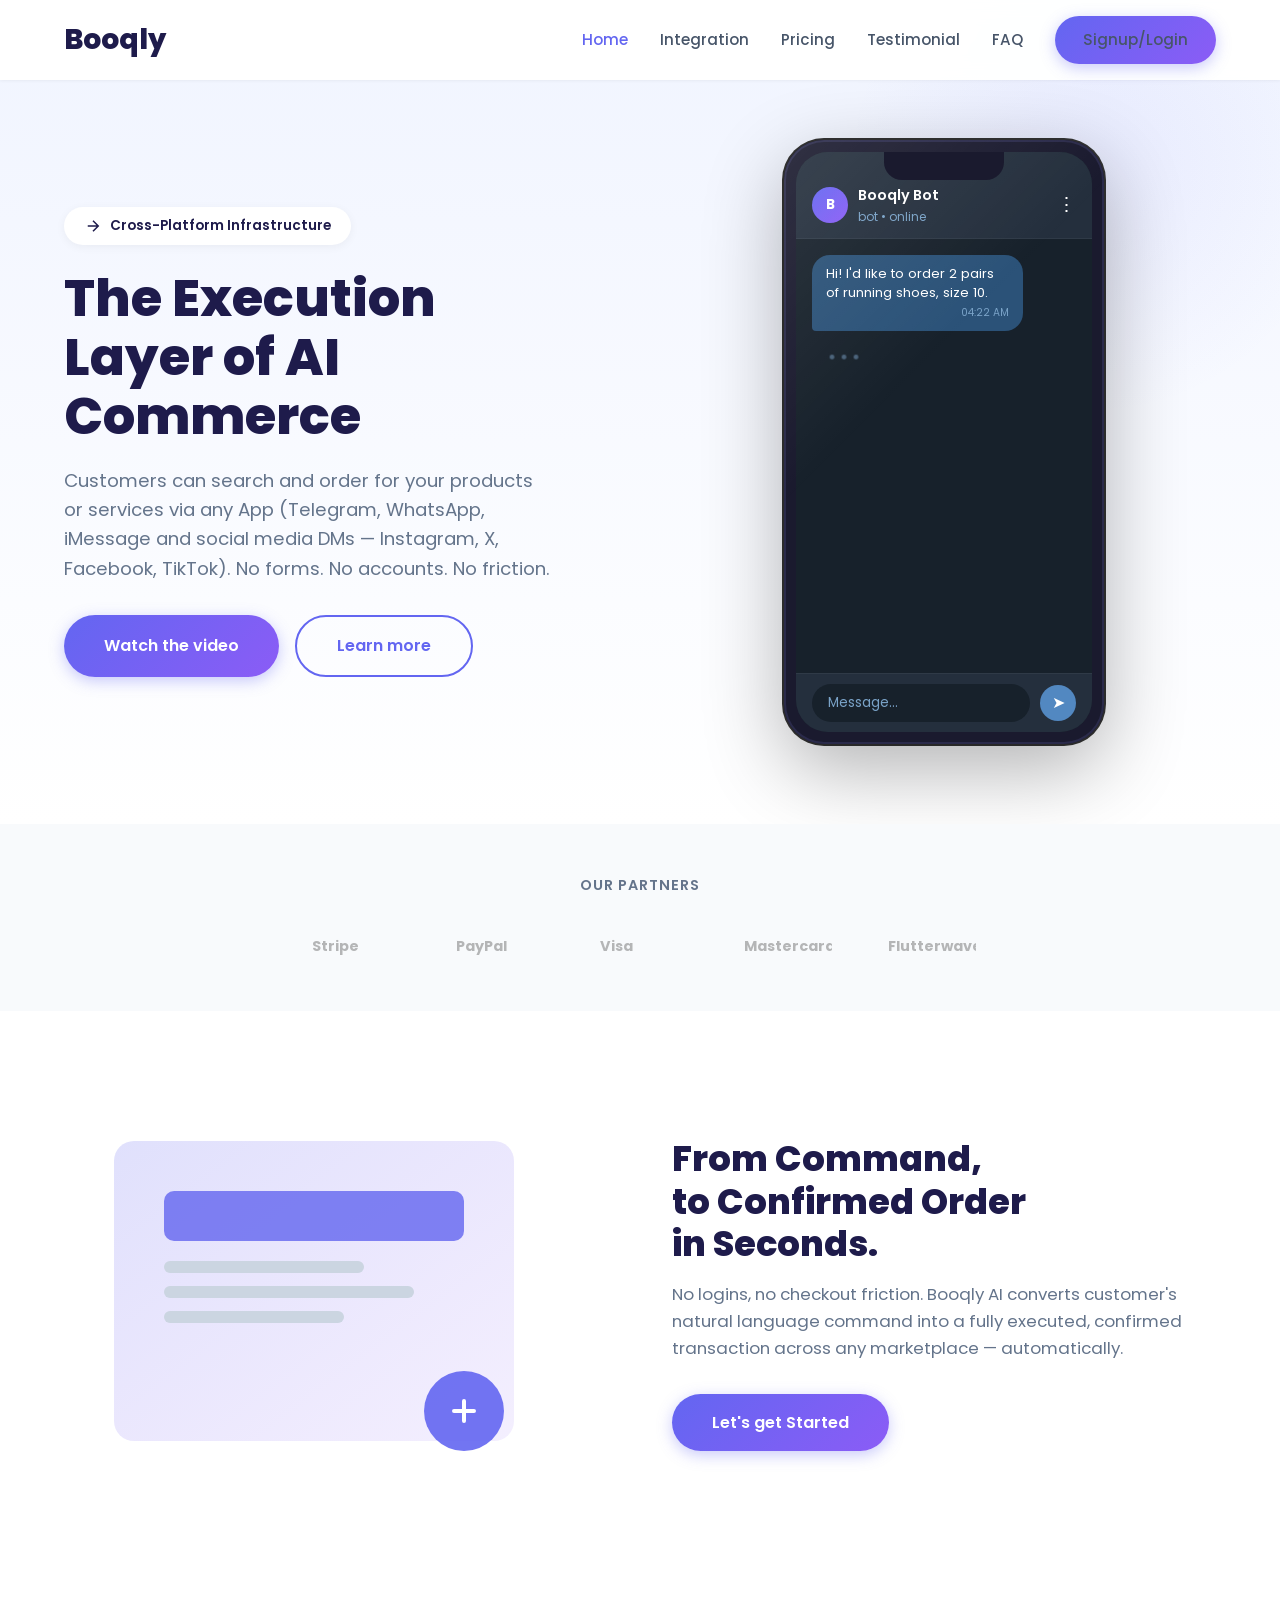
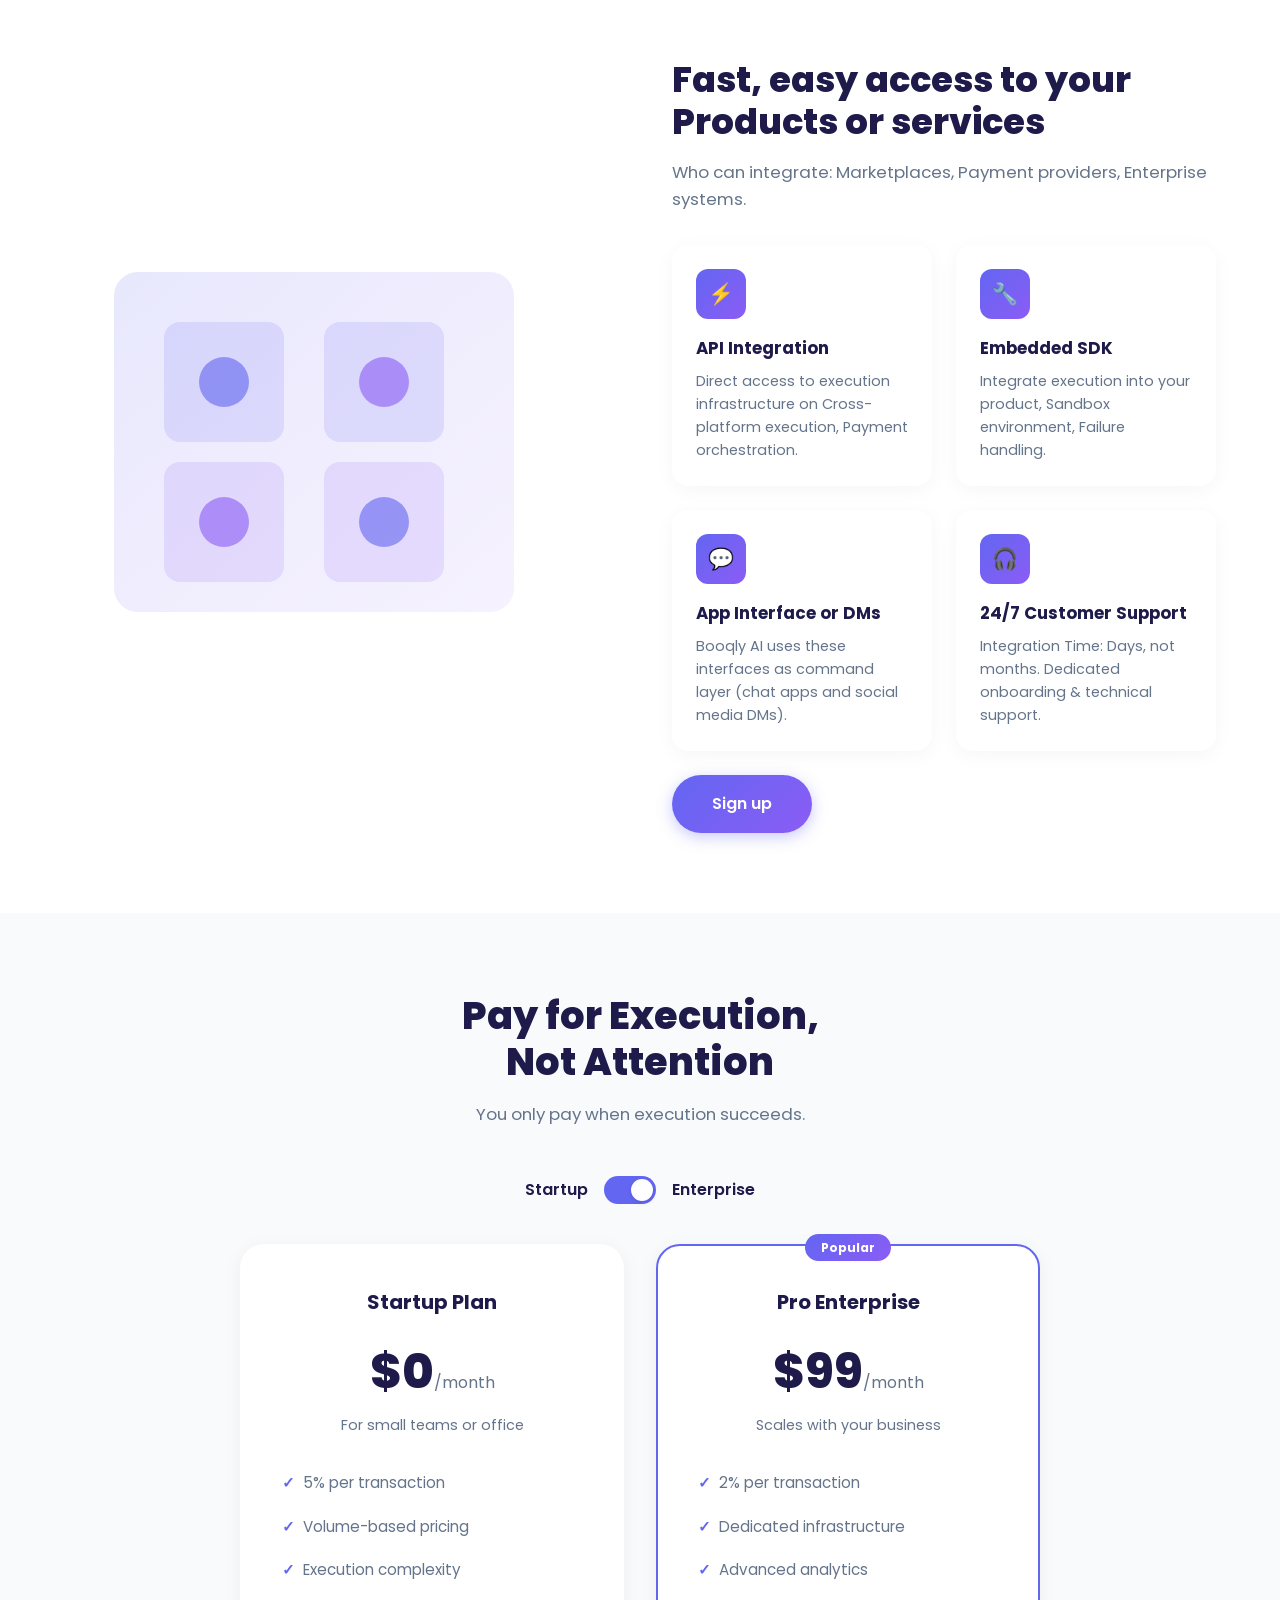
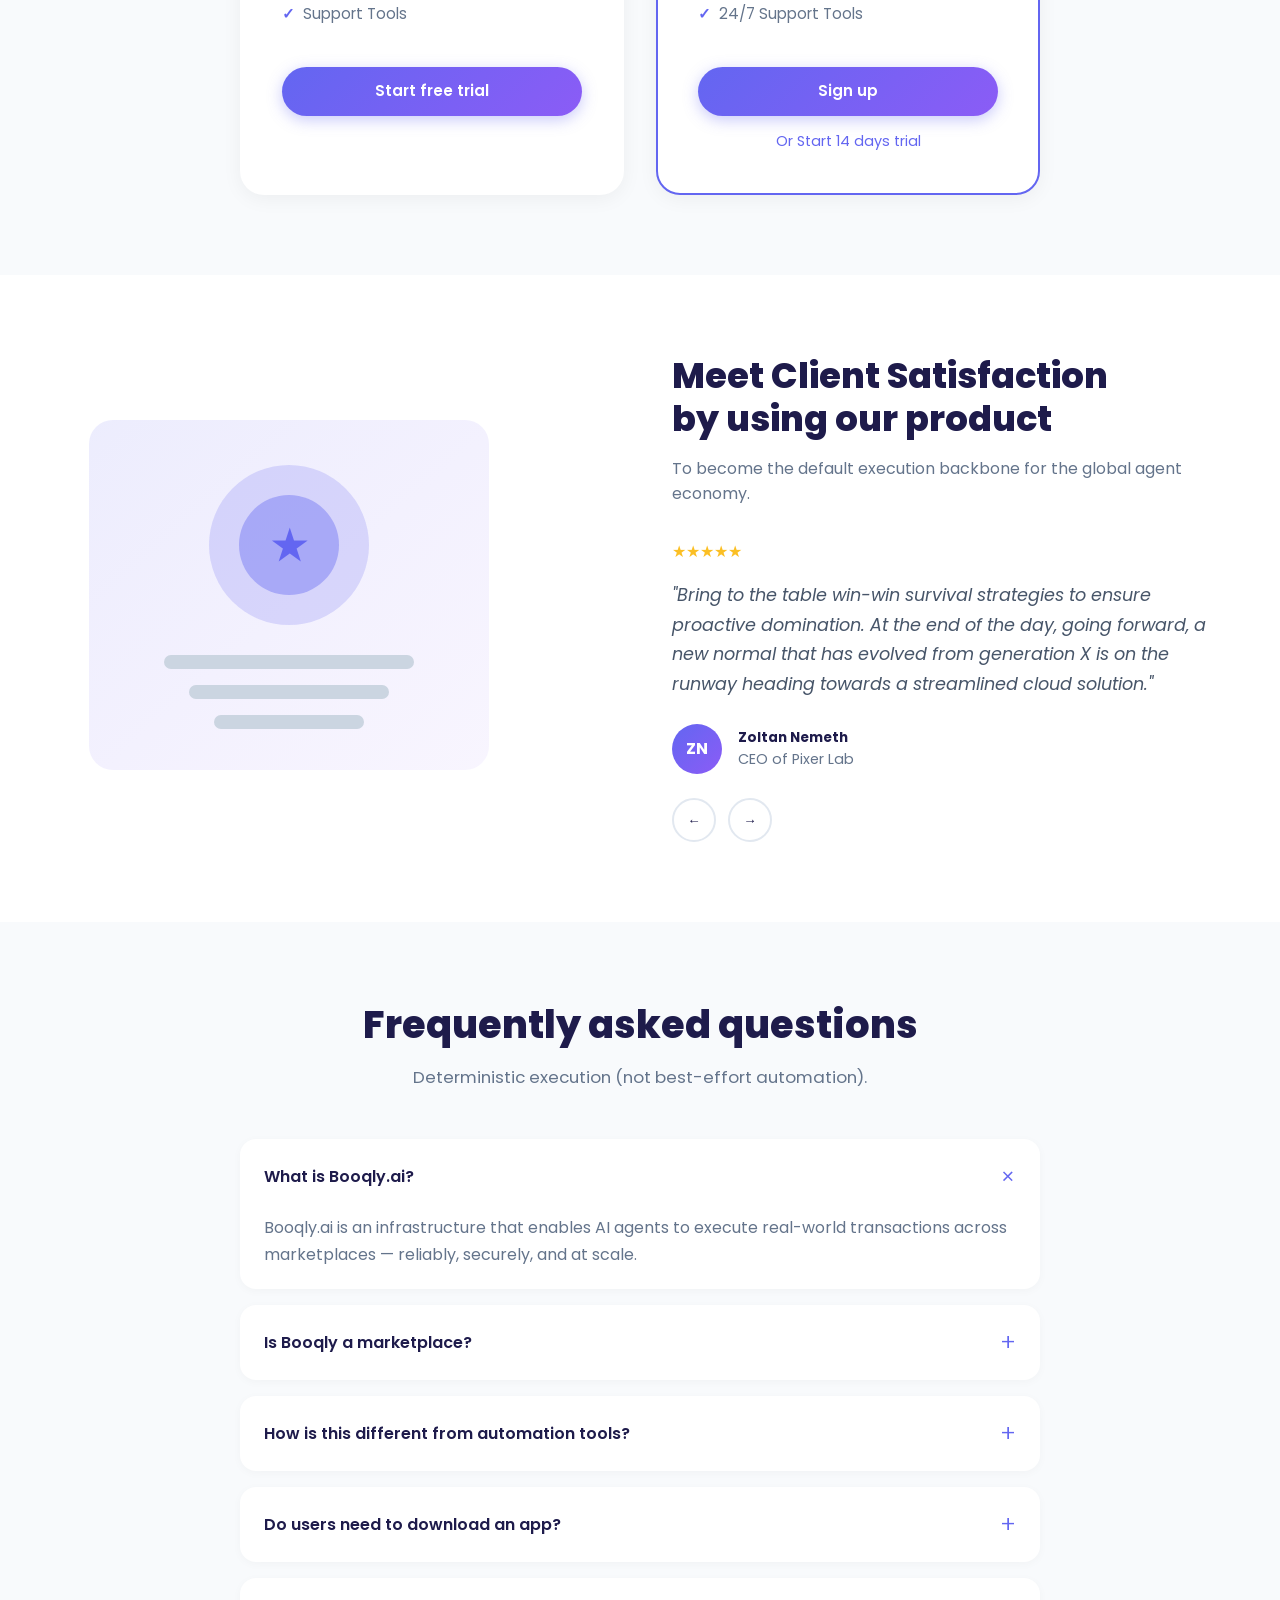
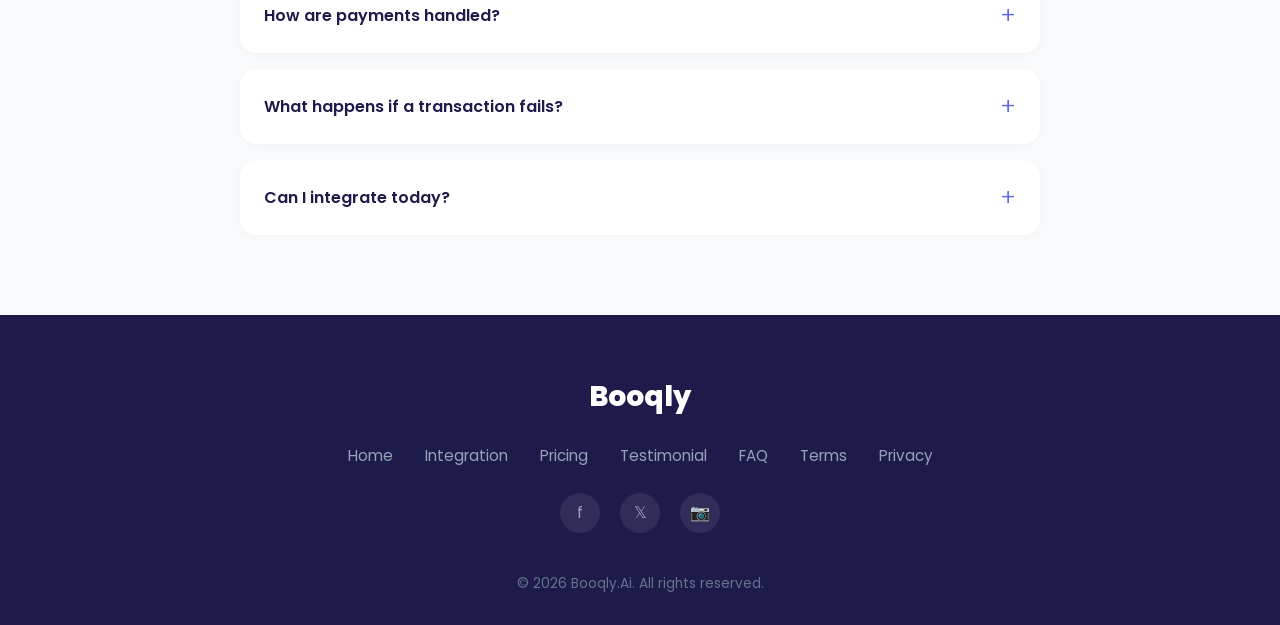
<file: core/templates/core/index.html>
<!DOCTYPE html>
<html lang="en-US" dir="ltr">
<head>
    <meta charset="utf-8">
    <meta http-equiv="X-UA-Compatible" content="IE=edge">
    <meta name="viewport" content="width=device-width, initial-scale=1">
    <title>Booqly.Ai</title>
    <link rel="preconnect" href="https://fonts.googleapis.com">
    <link href="https://fonts.googleapis.com/css2?family=Poppins:wght@300;400;500;600;700;800;900&display=swap" rel="stylesheet">
    <style>
        :root {
            --primary: #6366f1;
            --primary-dark: #4f46e5;
            --secondary: #8b5cf6;
            --dark: #1e1b4b;
            --light: #f8fafc;
            --gray: #64748b;
            --telegram-bg: #17212b;
            --telegram-header: #242f3d;
            --telegram-bubble-in: #2b5278;
            --telegram-bubble-out: #182533;
            --telegram-text: #ffffff;
            --telegram-time: #7aa3c8;
            --telegram-accent: #5288c1;
        }

        * { margin: 0; padding: 0; box-sizing: border-box; }
        html { scroll-behavior: smooth; }
        body {
            font-family: 'Poppins', sans-serif;
            color: #334155;
            line-height: 1.6;
            overflow-x: hidden;
            background: #fff;
        }

        /* Navbar */
        .navbar {
            position: fixed;
            top: 0; left: 0; right: 0;
            background: rgba(255,255,255,0.95);
            backdrop-filter: blur(10px);
            z-index: 1000;
            padding: 1rem 0;
            box-shadow: 0 1px 3px rgba(0,0,0,0.05);
            transition: all 0.3s ease;
        }
        .navbar .container {
            max-width: 1200px;
            margin: 0 auto;
            padding: 0 1.5rem;
            display: flex;
            align-items: center;
            justify-content: space-between;
        }
        .navbar-brand {
            font-size: 1.75rem;
            font-weight: 800;
            color: var(--dark);
            text-decoration: none;
        }
        .nav-menu {
            display: flex;
            align-items: center;
            gap: 2rem;
            list-style: none;
        }
        .nav-menu a {
            text-decoration: none;
            color: #475569;
            font-weight: 500;
            font-size: 0.95rem;
            transition: color 0.2s;
        }
        .nav-menu a:hover, .nav-menu a.active { color: var(--primary); }
        .btn {
            display: inline-flex;
            align-items: center;
            justify-content: center;
            padding: 0.75rem 1.75rem;
            border-radius: 9999px;
            font-weight: 600;
            font-size: 0.95rem;
            text-decoration: none;
            border: none;
            cursor: pointer;
            transition: all 0.3s ease;
            font-family: inherit;
        }
        .btn-primary {
            background: linear-gradient(135deg, var(--primary), var(--secondary));
            color: white;
            box-shadow: 0 4px 15px rgba(99,102,241,0.35);
        }
        .btn-primary:hover {
            transform: translateY(-2px);
            box-shadow: 0 8px 25px rgba(99,102,241,0.45);
        }
        .btn-lg { padding: 1rem 2.5rem; font-size: 1rem; }
        .btn-outline {
            background: transparent;
            color: var(--primary);
            border: 2px solid var(--primary);
        }
        .btn-outline:hover { background: var(--primary); color: white; }

        .hamburger {
            display: none;
            flex-direction: column;
            gap: 5px;
            cursor: pointer;
            background: none;
            border: none;
            padding: 5px;
        }
        .hamburger span {
            display: block;
            width: 24px;
            height: 2px;
            background: var(--dark);
            border-radius: 2px;
            transition: all 0.3s;
        }

        /* Hero */
        .hero {
            padding: 140px 0 80px;
            background: linear-gradient(180deg, #f0f4ff 0%, #ffffff 100%);
            position: relative;
            overflow: hidden;
        }
        .hero::before {
            content: '';
            position: absolute;
            top: -10%; right: -5%;
            width: 500px; height: 500px;
            background: radial-gradient(circle, rgba(99,102,241,0.08) 0%, transparent 70%);
            border-radius: 50%;
        }
        .container {
            max-width: 1200px;
            margin: 0 auto;
            padding: 0 1.5rem;
        }
        .hero-grid {
            display: grid;
            grid-template-columns: 1fr 1fr;
            gap: 4rem;
            align-items: center;
        }
        .badge {
            display: inline-flex;
            align-items: center;
            gap: 0.5rem;
            background: white;
            padding: 0.5rem 1.25rem;
            border-radius: 9999px;
            font-size: 0.85rem;
            font-weight: 600;
            color: var(--dark);
            box-shadow: 0 2px 10px rgba(0,0,0,0.05);
            margin-bottom: 1.5rem;
        }
        .badge svg { width: 18px; height: 18px; }
        .hero h1 {
            font-size: 3.2rem;
            font-weight: 800;
            line-height: 1.15;
            color: var(--dark);
            margin-bottom: 1.25rem;
        }
        .hero p {
            font-size: 1.15rem;
            color: var(--gray);
            margin-bottom: 2rem;
            max-width: 90%;
        }
        .hero-buttons { display: flex; gap: 1rem; flex-wrap: wrap; }

        /* Telegram Phone Mockup */
        .phone-mockup {
            position: relative;
            width: 320px;
            margin: 0 auto;
            perspective: 1000px;
        }
        .phone-frame {
            width: 100%;
            background: #1a1a2e;
            border-radius: 40px;
            padding: 12px;
            box-shadow:
                0 25px 80px rgba(0,0,0,0.3),
                0 0 0 2px #333,
                inset 0 0 0 2px #2a2a4a;
            position: relative;
            animation: phoneFloat 4s ease-in-out infinite;
        }
        @keyframes phoneFloat {
            0%, 100% { transform: translateY(0) rotateY(-5deg); }
            50% { transform: translateY(-15px) rotateY(5deg); }
        }
        .phone-notch {
            position: absolute;
            top: 12px;
            left: 50%;
            transform: translateX(-50%);
            width: 120px;
            height: 28px;
            background: #1a1a2e;
            border-radius: 0 0 18px 18px;
            z-index: 10;
        }
        .phone-screen {
            background: var(--telegram-bg);
            border-radius: 32px;
            overflow: hidden;
            height: 580px;
            display: flex;
            flex-direction: column;
            position: relative;
        }
        .tg-header {
            background: var(--telegram-header);
            padding: 12px 16px;
            padding-top: 32px;
            display: flex;
            align-items: center;
            gap: 10px;
            border-bottom: 1px solid rgba(255,255,255,0.05);
        }
        .tg-avatar {
            width: 36px; height: 36px;
            border-radius: 50%;
            background: linear-gradient(135deg, var(--primary), var(--secondary));
            display: flex; align-items: center; justify-content: center;
            color: white;
            font-weight: 700;
            font-size: 0.85rem;
        }
        .tg-info { flex: 1; }
        .tg-name { color: white; font-weight: 600; font-size: 0.9rem; }
        .tg-status { color: var(--telegram-time); font-size: 0.75rem; }
        .tg-menu {
            color: white;
            font-size: 1.2rem;
            cursor: pointer;
        }
        .tg-chat {
            flex: 1;
            padding: 16px;
            overflow-y: auto;
            display: flex;
            flex-direction: column;
            gap: 10px;
            scrollbar-width: none;
        }
        .tg-chat::-webkit-scrollbar { display: none; }
        .tg-message {
            max-width: 80%;
            padding: 10px 14px;
            border-radius: 18px;
            font-size: 0.82rem;
            line-height: 1.4;
            color: var(--telegram-text);
            opacity: 0;
            transform: translateY(10px);
            animation: msgIn 0.4s ease forwards;
            position: relative;
        }
        .tg-message.in {
            background: var(--telegram-bubble-in);
            align-self: flex-start;
            border-bottom-left-radius: 4px;
        }
        .tg-message.out {
            background: var(--telegram-bubble-out);
            align-self: flex-end;
            border-bottom-right-radius: 4px;
            border: 1px solid rgba(255,255,255,0.06);
        }
        @keyframes msgIn {
            to { opacity: 1; transform: translateY(0); }
        }
        .tg-time {
            font-size: 0.65rem;
            color: var(--telegram-time);
            margin-top: 4px;
            display: flex;
            align-items: center;
            gap: 4px;
            justify-content: flex-end;
        }
        .tg-typing {
            display: flex;
            gap: 4px;
            padding: 12px 16px;
            align-self: flex-start;
        }
        .tg-typing span {
            width: 8px; height: 8px;
            background: var(--telegram-time);
            border-radius: 50%;
            animation: typingBounce 1.4s infinite ease-in-out both;
        }
        .tg-typing span:nth-child(1) { animation-delay: -0.32s; }
        .tg-typing span:nth-child(2) { animation-delay: -0.16s; }
        @keyframes typingBounce {
            0%, 80%, 100% { transform: scale(0.6); opacity: 0.5; }
            40% { transform: scale(1); opacity: 1; }
        }
        .tg-input {
            background: var(--telegram-header);
            padding: 10px 16px;
            display: flex;
            align-items: center;
            gap: 10px;
            border-top: 1px solid rgba(255,255,255,0.05);
        }
        .tg-input-bar {
            flex: 1;
            background: var(--telegram-bg);
            border-radius: 20px;
            padding: 8px 16px;
            color: var(--telegram-time);
            font-size: 0.85rem;
        }
        .tg-send {
            width: 36px; height: 36px;
            border-radius: 50%;
            background: var(--telegram-accent);
            display: flex; align-items: center; justify-content: center;
            color: white;
            flex-shrink: 0;
        }
        .phone-reflection {
            position: absolute;
            top: 0; left: 0; right: 0; bottom: 0;
            border-radius: 40px;
            background: linear-gradient(135deg, rgba(255,255,255,0.1) 0%, transparent 40%);
            pointer-events: none;
        }

        /* Sections */
        section { padding: 80px 0; }
        .section-header {
            text-align: center;
            max-width: 600px;
            margin: 0 auto 3rem;
        }
        .section-header h2 {
            font-size: 2.4rem;
            font-weight: 800;
            color: var(--dark);
            margin-bottom: 1rem;
            line-height: 1.2;
        }
        .section-header p {
            color: var(--gray);
            font-size: 1.05rem;
        }

        /* Partners */
        .partners {
            background: #f8fafc;
            padding: 50px 0;
        }
        .partners-grid {
            display: flex;
            justify-content: center;
            align-items: center;
            gap: 3rem;
            flex-wrap: wrap;
        }
        .partner-logo {
            height: 32px;
            opacity: 0.5;
            filter: grayscale(100%);
            transition: all 0.3s;
        }
        .partner-logo:hover { opacity: 0.8; filter: grayscale(0%); }

        /* Features */
        .feature-grid {
            display: grid;
            grid-template-columns: 1fr 1fr;
            gap: 4rem;
            align-items: center;
        }
        .feature-img {
            width: 100%;
            max-width: 500px;
            border-radius: 20px;
        }
        .feature-content h2 {
            font-size: 2.2rem;
            font-weight: 800;
            color: var(--dark);
            margin-bottom: 1rem;
            line-height: 1.2;
        }
        .feature-content p {
            color: var(--gray);
            margin-bottom: 2rem;
            font-size: 1.05rem;
        }
        .feature-cards {
            display: grid;
            grid-template-columns: 1fr 1fr;
            gap: 1.5rem;
        }
        .feature-card {
            padding: 1.5rem;
            background: white;
            border-radius: 16px;
            box-shadow: 0 4px 20px rgba(0,0,0,0.04);
            transition: transform 0.3s, box-shadow 0.3s;
        }
        .feature-card:hover {
            transform: translateY(-5px);
            box-shadow: 0 12px 30px rgba(0,0,0,0.08);
        }
        .feature-icon {
            width: 50px; height: 50px;
            border-radius: 12px;
            background: linear-gradient(135deg, var(--primary), var(--secondary));
            display: flex; align-items: center; justify-content: center;
            margin-bottom: 1rem;
            color: white;
            font-size: 1.3rem;
        }
        .feature-card h5 {
            font-size: 1.05rem;
            font-weight: 700;
            color: var(--dark);
            margin-bottom: 0.5rem;
        }
        .feature-card p {
            font-size: 0.9rem;
            color: var(--gray);
            margin: 0;
        }

        /* Pricing */
        .pricing { background: #f8fafc; }
        .pricing-toggle {
            display: flex;
            justify-content: center;
            align-items: center;
            gap: 1rem;
            margin-bottom: 2.5rem;
        }
        .toggle-switch {
            position: relative;
            width: 52px; height: 28px;
        }
        .toggle-switch input {
            opacity: 0; width: 0; height: 0;
        }
        .toggle-slider {
            position: absolute;
            cursor: pointer;
            top: 0; left: 0; right: 0; bottom: 0;
            background: #cbd5e1;
            border-radius: 28px;
            transition: 0.3s;
        }
        .toggle-slider::before {
            content: '';
            position: absolute;
            height: 22px; width: 22px;
            left: 3px; bottom: 3px;
            background: white;
            border-radius: 50%;
            transition: 0.3s;
            box-shadow: 0 2px 5px rgba(0,0,0,0.1);
        }
        .toggle-switch input:checked + .toggle-slider { background: var(--primary); }
        .toggle-switch input:checked + .toggle-slider::before { transform: translateX(24px); }
        .pricing-grid {
            display: grid;
            grid-template-columns: repeat(auto-fit, minmax(300px, 1fr));
            gap: 2rem;
            max-width: 800px;
            margin: 0 auto;
        }
        .pricing-card {
            background: white;
            border-radius: 24px;
            padding: 2.5rem;
            text-align: center;
            box-shadow: 0 4px 20px rgba(0,0,0,0.05);
            transition: transform 0.3s;
            border: 2px solid transparent;
        }
        .pricing-card:hover { transform: translateY(-5px); }
        .pricing-card.featured {
            border-color: var(--primary);
            position: relative;
        }
        .pricing-card.featured::before {
            content: 'Popular';
            position: absolute;
            top: -12px;
            left: 50%;
            transform: translateX(-50%);
            background: linear-gradient(135deg, var(--primary), var(--secondary));
            color: white;
            padding: 4px 16px;
            border-radius: 20px;
            font-size: 0.75rem;
            font-weight: 700;
        }
        .price {
            font-size: 3rem;
            font-weight: 800;
            color: var(--dark);
            margin: 1rem 0 0.25rem;
        }
        .price span { font-size: 1rem; color: var(--gray); font-weight: 400; }
        .pricing-card h5 {
            font-size: 1.25rem;
            font-weight: 700;
            color: var(--dark);
        }
        .pricing-card .subtitle {
            color: var(--gray);
            font-size: 0.9rem;
            margin-bottom: 1.5rem;
        }
        .pricing-card ul {
            list-style: none;
            text-align: left;
            margin-bottom: 2rem;
        }
        .pricing-card ul li {
            padding: 0.6rem 0;
            color: var(--gray);
            font-size: 0.95rem;
            display: flex;
            align-items: center;
            gap: 0.5rem;
        }
        .pricing-card ul li::before {
            content: '✓';
            color: var(--primary);
            font-weight: 700;
        }

        /* Testimonials */
        .testimonial-grid {
            display: grid;
            grid-template-columns: 1fr 1fr;
            gap: 4rem;
            align-items: center;
        }
        .testimonial-img { width: 100%; max-width: 450px; border-radius: 20px; }
        .stars { color: #fbbf24; margin-bottom: 1rem; }
        .testimonial-text {
            font-size: 1.1rem;
            color: #475569;
            font-style: italic;
            margin-bottom: 1.5rem;
            line-height: 1.7;
        }
        .testimonial-author {
            display: flex;
            align-items: center;
            gap: 1rem;
        }
        .author-avatar {
            width: 50px; height: 50px;
            border-radius: 50%;
            background: linear-gradient(135deg, var(--primary), var(--secondary));
            display: flex; align-items: center; justify-content: center;
            color: white;
            font-weight: 700;
        }
        .author-info h5 { font-weight: 700; color: var(--dark); }
        .author-info p { color: var(--gray); font-size: 0.9rem; }
        .carousel-nav {
            display: flex;
            gap: 0.75rem;
            margin-top: 1.5rem;
        }
        .carousel-btn {
            width: 44px; height: 44px;
            border-radius: 50%;
            border: 2px solid #e2e8f0;
            background: white;
            cursor: pointer;
            display: flex; align-items: center; justify-content: center;
            transition: all 0.3s;
            color: var(--dark);
        }
        .carousel-btn:hover {
            border-color: var(--primary);
            color: var(--primary);
        }

        /* FAQ */
        .faq { background: #f8fafc; }
        .faq-list {
            max-width: 800px;
            margin: 0 auto;
            display: flex;
            flex-direction: column;
            gap: 1rem;
        }
        .faq-item {
            background: white;
            border-radius: 16px;
            overflow: hidden;
            box-shadow: 0 2px 10px rgba(0,0,0,0.03);
        }
        .faq-question {
            width: 100%;
            padding: 1.25rem 1.5rem;
            background: none;
            border: none;
            text-align: left;
            font-family: inherit;
            font-size: 1rem;
            font-weight: 600;
            color: var(--dark);
            cursor: pointer;
            display: flex;
            justify-content: space-between;
            align-items: center;
            transition: color 0.2s;
        }
        .faq-question:hover { color: var(--primary); }
        .faq-question::after {
            content: '+';
            font-size: 1.5rem;
            font-weight: 300;
            transition: transform 0.3s;
            color: var(--primary);
        }
        .faq-item.active .faq-question::after { transform: rotate(45deg); }
        .faq-answer {
            max-height: 0;
            overflow: hidden;
            transition: max-height 0.35s ease, padding 0.35s ease;
            padding: 0 1.5rem;
        }
        .faq-item.active .faq-answer {
            max-height: 300px;
            padding: 0 1.5rem 1.25rem;
        }
        .faq-answer p {
            color: var(--gray);
            line-height: 1.7;
        }

        /* Footer */
        .footer {
            background: var(--dark);
            color: white;
            padding: 60px 0 30px;
        }
        .footer-content {
            display: flex;
            flex-direction: column;
            align-items: center;
            gap: 1.5rem;
        }
        .footer-links {
            display: flex;
            flex-wrap: wrap;
            justify-content: center;
            gap: 2rem;
            list-style: none;
        }
        .footer-links a {
            color: #94a3b8;
            text-decoration: none;
            font-size: 0.95rem;
            transition: color 0.2s;
        }
        .footer-links a:hover { color: white; }
        .footer-social {
            display: flex;
            gap: 1.25rem;
        }
        .footer-social a {
            width: 40px; height: 40px;
            border-radius: 50%;
            background: rgba(255,255,255,0.08);
            display: flex; align-items: center; justify-content: center;
            color: #94a3b8;
            text-decoration: none;
            transition: all 0.3s;
        }
        .footer-social a:hover {
            background: var(--primary);
            color: white;
            transform: translateY(-3px);
        }
        .footer-copy {
            color: #64748b;
            font-size: 0.85rem;
            margin-top: 1rem;
        }

        /* Mobile Responsive */
        @media (max-width: 992px) {
            .hero h1 { font-size: 2.4rem; }
            .section-header h2 { font-size: 2rem; }
            .feature-content h2 { font-size: 1.8rem; }
        }

        @media (max-width: 768px) {
            .hamburger { display: flex; }
            .nav-menu {
                position: fixed;
                top: 70px; left: 0; right: 0;
                background: white;
                flex-direction: column;
                padding: 2rem;
                gap: 1.5rem;
                box-shadow: 0 10px 30px rgba(0,0,0,0.1);
                transform: translateY(-150%);
                opacity: 0;
                transition: all 0.4s ease;
                pointer-events: none;
            }
            .nav-menu.open {
                transform: translateY(0);
                opacity: 1;
                pointer-events: all;
            }
            .hero { padding: 120px 0 60px; }
            .hero-grid {
                grid-template-columns: 1fr;
                text-align: center;
                gap: 3rem;
            }
            .hero p { max-width: 100%; }
            .hero-buttons { justify-content: center; }
            .phone-mockup { width: 280px; }
            .phone-screen { height: 500px; }
            .feature-grid, .testimonial-grid {
                grid-template-columns: 1fr;
                gap: 2rem;
                text-align: center;
            }
            .feature-cards { grid-template-columns: 1fr; }
            .feature-img, .testimonial-img { margin: 0 auto; }
            .testimonial-author { justify-content: center; }
            .carousel-nav { justify-content: center; }
            section { padding: 60px 0; }
            .pricing-grid { grid-template-columns: 1fr; }
        }

        @media (max-width: 480px) {
            .hero h1 { font-size: 1.9rem; }
            .section-header h2 { font-size: 1.6rem; }
            .phone-mockup { width: 260px; }
            .phone-screen { height: 460px; }
            .btn-lg { padding: 0.85rem 1.75rem; font-size: 0.9rem; }
        }
    </style>
</head>
<body>

    <!-- Navbar -->
    <nav class="navbar" id="navbar">
        <div class="container">
            <a class="navbar-brand" href="#">Booqly</a>
            <ul class="nav-menu" id="navMenu">
                <li><a href="#home" class="active">Home</a></li>
                <li><a href="#features">Integration</a></li>
                <li><a href="#pricing">Pricing</a></li>
                <li><a href="#testimonial">Testimonial</a></li>
                <li><a href="#faq">FAQ</a></li>
                <li><a href="#" class="btn btn-primary">Signup/Login</a></li>
            </ul>
            <button class="hamburger" id="hamburger" aria-label="Toggle menu">
                <span></span><span></span><span></span>
            </button>
        </div>
    </nav>

    <!-- Hero -->
    <section class="hero" id="home">
        <div class="container">
            <div class="hero-grid">
                <div class="hero-content">
                    <div class="badge">
                        <svg viewBox="0 0 24 24" fill="none" stroke="currentColor" stroke-width="2"><path d="M5 12h14M12 5l7 7-7 7"/></svg>
                        Cross-Platform Infrastructure
                    </div>
                    <h1>The Execution<br>Layer of AI Commerce</h1>
                    <p>Customers can search and order for your products or services via any App (Telegram, WhatsApp, iMessage and social media DMs — Instagram, X, Facebook, TikTok). No forms. No accounts. No friction.</p>
                    <div class="hero-buttons">
                        <a href="#" class="btn btn-primary btn-lg">Watch the video</a>
                        <a href="#features" class="btn btn-outline btn-lg">Learn more</a>
                    </div>
                </div>
                <div class="hero-visual">
                    <!-- Telegram Phone Mockup -->
                    <div class="phone-mockup">
                        <div class="phone-frame">
                            <div class="phone-notch"></div>
                            <div class="phone-screen">
                                <div class="tg-header">
                                    <div class="tg-avatar">B</div>
                                    <div class="tg-info">
                                        <div class="tg-name">Booqly Bot</div>
                                        <div class="tg-status">bot • online</div>
                                    </div>
                                    <div class="tg-menu">⋮</div>
                                </div>
                                <div class="tg-chat" id="tgChat">
                                    <!-- Messages injected by JS -->
                                </div>
                                <div class="tg-input">
                                    <div class="tg-input-bar">Message...</div>
                                    <div class="tg-send">➤</div>
                                </div>
                            </div>
                            <div class="phone-reflection"></div>
                        </div>
                    </div>
                </div>
            </div>
        </div>
    </section>

    <!-- Partners -->
    <section class="partners">
        <div class="container">
            <p style="text-align:center; color:var(--gray); font-weight:600; font-size:0.9rem; margin-bottom:2rem; text-transform:uppercase; letter-spacing:1px;">Our Partners</p>
            <div class="partners-grid">
                <svg class="partner-logo" viewBox="0 0 120 40" fill="#64748b"><text x="10" y="28" font-family="Poppins" font-weight="700" font-size="18">Stripe</text></svg>
                <svg class="partner-logo" viewBox="0 0 120 40" fill="#64748b"><text x="10" y="28" font-family="Poppins" font-weight="700" font-size="18">PayPal</text></svg>
                <svg class="partner-logo" viewBox="0 0 120 40" fill="#64748b"><text x="10" y="28" font-family="Poppins" font-weight="700" font-size="18">Visa</text></svg>
                <svg class="partner-logo" viewBox="0 0 120 40" fill="#64748b"><text x="10" y="28" font-family="Poppins" font-weight="700" font-size="18">Mastercard</text></svg>
                <svg class="partner-logo" viewBox="0 0 120 40" fill="#64748b"><text x="10" y="28" font-family="Poppins" font-weight="700" font-size="18">Flutterwave</text></svg>
            </div>
        </div>
    </section>

    <!-- CTA Section -->
    <section class="py-6" id="cta">
        <div class="container">
            <div class="feature-grid">
                <div>
                    <svg width="100%" viewBox="0 0 500 400" style="max-width:500px;">
                        <defs>
                            <linearGradient id="grad1" x1="0%" y1="0%" x2="100%" y2="100%">
                                <stop offset="0%" style="stop-color:#6366f1;stop-opacity:0.2" />
                                <stop offset="100%" style="stop-color:#8b5cf6;stop-opacity:0.1" />
                            </linearGradient>
                        </defs>
                        <rect x="50" y="50" width="400" height="300" rx="20" fill="url(#grad1)" />
                        <rect x="100" y="100" width="300" height="50" rx="10" fill="#6366f1" opacity="0.8" />
                        <rect x="100" y="170" width="200" height="12" rx="6" fill="#cbd5e1" />
                        <rect x="100" y="195" width="250" height="12" rx="6" fill="#cbd5e1" />
                        <rect x="100" y="220" width="180" height="12" rx="6" fill="#cbd5e1" />
                        <circle cx="400" cy="320" r="40" fill="#6366f1" opacity="0.9" />
                        <path d="M390 320 L410 320 M400 310 L400 330" stroke="white" stroke-width="4" stroke-linecap="round" />
                    </svg>
                </div>
                <div class="feature-content">
                    <h2>From Command,<br>to Confirmed Order<br>in Seconds.</h2>
                    <p>No logins, no checkout friction. Booqly AI converts customer's natural language command into a fully executed, confirmed transaction across any marketplace — automatically.</p>
                    <a href="#" class="btn btn-primary btn-lg">Let's get Started</a>
                </div>
            </div>
        </div>
    </section>

    <!-- Features -->
    <section class="py-6" id="features">
        <div class="container">
            <div class="feature-grid">
                <div>
                    <svg width="100%" viewBox="0 0 500 400" style="max-width:500px;">
                        <defs>
                            <linearGradient id="grad2" x1="0%" y1="0%" x2="100%" y2="100%">
                                <stop offset="0%" style="stop-color:#6366f1;stop-opacity:0.15" />
                                <stop offset="100%" style="stop-color:#8b5cf6;stop-opacity:0.08" />
                            </linearGradient>
                        </defs>
                        <rect x="50" y="30" width="400" height="340" rx="24" fill="url(#grad2)" />
                        <rect x="100" y="80" width="120" height="120" rx="16" fill="#6366f1" opacity="0.15" />
                        <rect x="100" y="220" width="120" height="120" rx="16" fill="#8b5cf6" opacity="0.15" />
                        <rect x="260" y="80" width="120" height="120" rx="16" fill="#6366f1" opacity="0.15" />
                        <rect x="260" y="220" width="120" height="120" rx="16" fill="#8b5cf6" opacity="0.15" />
                        <circle cx="160" cy="140" r="25" fill="#6366f1" opacity="0.6" />
                        <circle cx="320" cy="140" r="25" fill="#8b5cf6" opacity="0.6" />
                        <circle cx="160" cy="280" r="25" fill="#8b5cf6" opacity="0.6" />
                        <circle cx="320" cy="280" r="25" fill="#6366f1" opacity="0.6" />
                    </svg>
                </div>
                <div class="feature-content">
                    <h2>Fast, easy access to your<br>Products or services</h2>
                    <p>Who can integrate: Marketplaces, Payment providers, Enterprise systems.</p>
                    <div class="feature-cards">
                        <div class="feature-card">
                            <div class="feature-icon">⚡</div>
                            <h5>API Integration</h5>
                            <p>Direct access to execution infrastructure on Cross-platform execution, Payment orchestration.</p>
                        </div>
                        <div class="feature-card">
                            <div class="feature-icon">🔧</div>
                            <h5>Embedded SDK</h5>
                            <p>Integrate execution into your product, Sandbox environment, Failure handling.</p>
                        </div>
                        <div class="feature-card">
                            <div class="feature-icon">💬</div>
                            <h5>App Interface or DMs</h5>
                            <p>Booqly AI uses these interfaces as command layer (chat apps and social media DMs).</p>
                        </div>
                        <div class="feature-card">
                            <div class="feature-icon">🎧</div>
                            <h5>24/7 Customer Support</h5>
                            <p>Integration Time: Days, not months. Dedicated onboarding & technical support.</p>
                        </div>
                    </div>
                    <a href="#" class="btn btn-primary btn-lg" style="margin-top:1.5rem;">Sign up</a>
                </div>
            </div>
        </div>
    </section>

    <!-- Pricing -->
    <section class="pricing" id="pricing">
        <div class="container">
            <div class="section-header">
                <h2>Pay for Execution,<br>Not Attention</h2>
                <p>You only pay when execution succeeds.</p>
            </div>
            <div class="pricing-toggle">
                <span style="font-weight:600; color:var(--dark);">Startup</span>
                <label class="toggle-switch">
                    <input type="checkbox" id="pricingToggle" checked>
                    <span class="toggle-slider"></span>
                </label>
                <span style="font-weight:600; color:var(--dark);">Enterprise</span>
            </div>
            <div class="pricing-grid">
                <div class="pricing-card" id="startupCard">
                    <h5>Startup Plan</h5>
                    <div class="price">$0<span>/month</span></div>
                    <p class="subtitle">For small teams or office</p>
                    <ul>
                        <li>5% per transaction</li>
                        <li>Volume-based pricing</li>
                        <li>Execution complexity</li>
                        <li>Support Tools</li>
                    </ul>
                    <a href="#" class="btn btn-primary" style="width:100%;">Start free trial</a>
                </div>
                <div class="pricing-card featured" id="enterpriseCard">
                    <h5>Pro Enterprise</h5>
                    <div class="price">$99<span>/month</span></div>
                    <p class="subtitle">Scales with your business</p>
                    <ul>
                        <li>2% per transaction</li>
                        <li>Dedicated infrastructure</li>
                        <li>Advanced analytics</li>
                        <li>24/7 Support Tools</li>
                    </ul>
                    <a href="#" class="btn btn-primary" style="width:100%; margin-bottom:0.75rem;">Sign up</a>
                    <a href="#" style="color:var(--primary); font-size:0.9rem; text-decoration:none;">Or Start 14 days trial</a>
                </div>
            </div>
        </div>
    </section>

    <!-- Testimonials -->
    <section id="testimonial">
        <div class="container">
            <div class="testimonial-grid">
                <div>
                    <svg width="100%" viewBox="0 0 450 400" style="max-width:450px;">
                        <defs>
                            <linearGradient id="grad3" x1="0%" y1="0%" x2="100%" y2="100%">
                                <stop offset="0%" style="stop-color:#6366f1;stop-opacity:0.12" />
                                <stop offset="100%" style="stop-color:#8b5cf6;stop-opacity:0.06" />
                            </linearGradient>
                        </defs>
                        <rect x="25" y="25" width="400" height="350" rx="24" fill="url(#grad3)" />
                        <circle cx="225" cy="150" r="80" fill="#6366f1" opacity="0.2" />
                        <circle cx="225" cy="150" r="50" fill="#6366f1" opacity="0.4" />
                        <text x="225" y="165" text-anchor="middle" fill="#6366f1" font-size="40" font-weight="700">★</text>
                        <rect x="100" y="260" width="250" height="14" rx="7" fill="#cbd5e1" />
                        <rect x="125" y="290" width="200" height="14" rx="7" fill="#cbd5e1" />
                        <rect x="150" y="320" width="150" height="14" rx="7" fill="#cbd5e1" />
                    </svg>
                </div>
                <div>
                    <h2 style="font-size:2.2rem; font-weight:800; color:var(--dark); margin-bottom:1rem; line-height:1.2;">Meet Client Satisfaction<br>by using our product</h2>
                    <p style="color:var(--gray); margin-bottom:2rem;">To become the default execution backbone for the global agent economy.</p>
                    <div id="testimonialCarousel">
                        <div class="stars">
                            ★★★★★
                        </div>
                        <p class="testimonial-text" id="testimonialText">"Bring to the table win-win survival strategies to ensure proactive domination. At the end of the day, going forward, a new normal that has evolved from generation X is on the runway heading towards a streamlined cloud solution."</p>
                        <div class="testimonial-author">
                            <div class="author-avatar" id="authorAvatar">ZN</div>
                            <div class="author-info">
                                <h5 id="authorName">Zoltan Nemeth</h5>
                                <p id="authorRole">CEO of Pixer Lab</p>
                            </div>
                        </div>
                        <div class="carousel-nav">
                            <button class="carousel-btn" id="prevBtn" aria-label="Previous">←</button>
                            <button class="carousel-btn" id="nextBtn" aria-label="Next">→</button>
                        </div>
                    </div>
                </div>
            </div>
        </div>
    </section>

    <!-- FAQ -->
    <section class="faq" id="faq">
        <div class="container">
            <div class="section-header">
                <h2>Frequently asked questions</h2>
                <p>Deterministic execution (not best-effort automation).</p>
            </div>
            <div class="faq-list">
                <div class="faq-item active">
                    <button class="faq-question">What is Booqly.ai?</button>
                    <div class="faq-answer">
                        <p>Booqly.ai is an infrastructure that enables AI agents to execute real-world transactions across marketplaces — reliably, securely, and at scale.</p>
                    </div>
                </div>
                <div class="faq-item">
                    <button class="faq-question">Is Booqly a marketplace?</button>
                    <div class="faq-answer">
                        <p>No. Booqly does not sell products — it executes transactions across existing platforms.</p>
                    </div>
                </div>
                <div class="faq-item">
                    <button class="faq-question">How is this different from automation tools?</button>
                    <div class="faq-answer">
                        <p>Automation tools simulate actions. Booqly guarantees execution with reliability and recovery systems.</p>
                    </div>
                </div>
                <div class="faq-item">
                    <button class="faq-question">Do users need to download an app?</button>
                    <div class="faq-answer">
                        <p>No. Users can interact via Telegram, WhatsApp, iMessage, social media DMs or any integrated platforms.</p>
                    </div>
                </div>
                <div class="faq-item">
                    <button class="faq-question">How are payments handled?</button>
                    <div class="faq-answer">
                        <p>Through secure integrations with: Visa, PayPal, Mastercard, Stripe, Flutterwave, Mobile Money payments. No sensitive data is stored directly.</p>
                    </div>
                </div>
                <div class="faq-item">
                    <button class="faq-question">What happens if a transaction fails?</button>
                    <div class="faq-answer">
                        <p>Booqly retries automatically and switches execution paths to prevent duplicate charges.</p>
                    </div>
                </div>
                <div class="faq-item">
                    <button class="faq-question">Can I integrate today?</button>
                    <div class="faq-answer">
                        <p>Yes. API access and onboarding are available for free.</p>
                    </div>
                </div>
            </div>
        </div>
    </section>

    <!-- Footer -->
    <footer class="footer">
        <div class="container">
            <div class="footer-content">
                <a href="#" style="font-size:1.75rem; font-weight:800; color:white; text-decoration:none;">Booqly</a>
                <ul class="footer-links">
                    <li><a href="#home">Home</a></li>
                    <li><a href="#features">Integration</a></li>
                    <li><a href="#pricing">Pricing</a></li>
                    <li><a href="#testimonial">Testimonial</a></li>
                    <li><a href="#faq">FAQ</a></li>
                    <li><a href="#">Terms</a></li>
                    <li><a href="#">Privacy</a></li>
                </ul>
                <div class="footer-social">
                    <a href="#" aria-label="Facebook">f</a>
                    <a href="#" aria-label="Twitter">𝕏</a>
                    <a href="#" aria-label="Instagram">📷</a>
                </div>
                <p class="footer-copy">© 2026 Booqly.Ai. All rights reserved.</p>
            </div>
        </div>
    </footer>

    <script>
        // Mobile Menu Toggle
        const hamburger = document.getElementById('hamburger');
        const navMenu = document.getElementById('navMenu');
        hamburger.addEventListener('click', () => {
            navMenu.classList.toggle('open');
        });
        document.querySelectorAll('.nav-menu a').forEach(link => {
            link.addEventListener('click', () => navMenu.classList.remove('open'));
        });

        // Navbar scroll effect
        window.addEventListener('scroll', () => {
            const navbar = document.getElementById('navbar');
            if (window.scrollY > 50) {
                navbar.style.boxShadow = '0 4px 20px rgba(0,0,0,0.08)';
            } else {
                navbar.style.boxShadow = '0 1px 3px rgba(0,0,0,0.05)';
            }
        });

        // Active nav link on scroll
        const sections = document.querySelectorAll('section[id]');
        window.addEventListener('scroll', () => {
            let current = '';
            sections.forEach(section => {
                const sectionTop = section.offsetTop - 100;
                if (scrollY >= sectionTop) current = section.getAttribute('id');
            });
            document.querySelectorAll('.nav-menu a').forEach(link => {
                link.classList.remove('active');
                if (link.getAttribute('href') === '#' + current) link.classList.add('active');
            });
        });

        // Telegram Chat Animation
        const chatMessages = [
            { text: "Hi! I'd like to order 2 pairs of running shoes, size 10.", type: "in", delay: 500 },
            { text: "Sure! I found 3 options for you. Which color do you prefer?", type: "out", delay: 1800 },
            { text: "The black ones please. Can you deliver to Kampala?", type: "in", delay: 3500 },
            { text: "Absolutely! Delivery to Kampala is $5. Total: $105. Confirm?", type: "out", delay: 5000 },
            { text: "Yes, confirm order!", type: "in", delay: 6800 },
            { text: "✅ Order confirmed! #BOO-78432. Tracking link sent. Thanks!", type: "out", delay: 8200 },
            { text: "Wow that was fast! No app needed 🔥", type: "in", delay: 10000 }
        ];

        const tgChat = document.getElementById('tgChat');
        let messageIndex = 0;

        function addMessage(msg) {
            const div = document.createElement('div');
            div.className = `tg-message ${msg.type}`;
            const time = new Date().toLocaleTimeString([], { hour: '2-digit', minute: '2-digit' });
            div.innerHTML = `
                ${msg.text}
                <div class="tg-time">${time} ${msg.type === 'out' ? '✓✓' : ''}</div>
            `;
            tgChat.appendChild(div);
            tgChat.scrollTop = tgChat.scrollHeight;
        }

        function showTyping() {
            const typing = document.createElement('div');
            typing.className = 'tg-typing';
            typing.id = 'typingIndicator';
            typing.innerHTML = '<span></span><span></span><span></span>';
            tgChat.appendChild(typing);
            tgChat.scrollTop = tgChat.scrollHeight;
        }

        function removeTyping() {
            const typing = document.getElementById('typingIndicator');
            if (typing) typing.remove();
        }

        function runChat() {
            tgChat.innerHTML = '';
            messageIndex = 0;
            chatMessages.forEach((msg, i) => {
                setTimeout(() => {
                    if (msg.type === 'out') {
                        showTyping();
                        setTimeout(() => {
                            removeTyping();
                            addMessage(msg);
                        }, 800);
                    } else {
                        addMessage(msg);
                    }
                }, msg.delay);
            });
            // Loop
            setTimeout(runChat, 14000);
        }

        runChat();

        // FAQ Accordion
        document.querySelectorAll('.faq-question').forEach(btn => {
            btn.addEventListener('click', () => {
                const item = btn.parentElement;
                const isActive = item.classList.contains('active');
                document.querySelectorAll('.faq-item').forEach(i => i.classList.remove('active'));
                if (!isActive) item.classList.add('active');
            });
        });

        // Testimonial Carousel
        const testimonials = [
            {
                text: "Bring to the table win-win survival strategies to ensure proactive domination. At the end of the day, going forward, a new normal that has evolved from generation X is on the runway heading towards a streamlined cloud solution.",
                name: "Zoltan Nemeth",
                role: "CEO of Pixer Lab",
                initials: "ZN"
            },
            {
                text: "Booqly transformed how our customers interact with our store. The Telegram integration alone increased our conversion rate by 40%. No more abandoned carts — just instant execution.",
                name: "John Doe",
                role: "Web Developer",
                initials: "JD"
            },
            {
                text: "The API is incredibly clean and the SDK dropped into our React app in under an hour. Deterministic execution means we never have to worry about failed transactions again.",
                name: "Viezh Robert",
                role: "UI/UX Designer",
                initials: "VR"
            }
        ];
        let currentTestimonial = 0;
        const testimonialText = document.getElementById('testimonialText');
        const authorName = document.getElementById('authorName');
        const authorRole = document.getElementById('authorRole');
        const authorAvatar = document.getElementById('authorAvatar');

        function showTestimonial(index) {
            const t = testimonials[index];
            testimonialText.style.opacity = '0';
            setTimeout(() => {
                testimonialText.textContent = `"${t.text}"`;
                authorName.textContent = t.name;
                authorRole.textContent = t.role;
                authorAvatar.textContent = t.initials;
                testimonialText.style.opacity = '1';
            }, 200);
        }

        document.getElementById('nextBtn').addEventListener('click', () => {
            currentTestimonial = (currentTestimonial + 1) % testimonials.length;
            showTestimonial(currentTestimonial);
        });
        document.getElementById('prevBtn').addEventListener('click', () => {
            currentTestimonial = (currentTestimonial - 1 + testimonials.length) % testimonials.length;
            showTestimonial(currentTestimonial);
        });

        // Pricing Toggle
        const pricingToggle = document.getElementById('pricingToggle');
        const startupCard = document.getElementById('startupCard');
        const enterpriseCard = document.getElementById('enterpriseCard');

        pricingToggle.addEventListener('change', () => {
            if (pricingToggle.checked) {
                startupCard.style.order = '1';
                enterpriseCard.style.order = '2';
            } else {
                startupCard.style.order = '2';
                enterpriseCard.style.order = '1';
            }
        });
    </script>
</body>
</html>
</file>
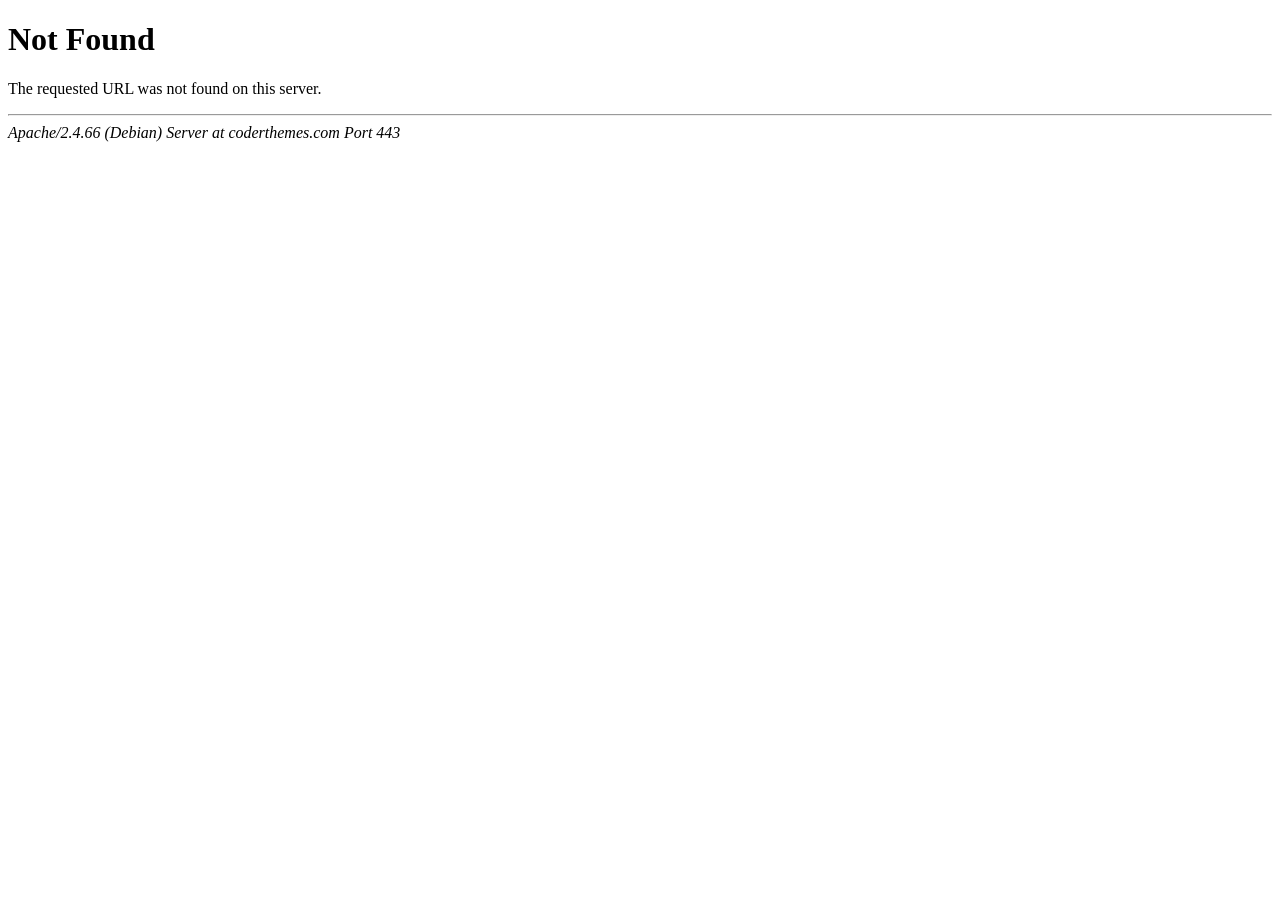
<file: static/assets/files/dependency.html>
<!DOCTYPE HTML PUBLIC "-//W3C//DTD HTML 4.01//EN" "http://www.w3.org/TR/html4/strict.dtd">
<html><head>
<title>404 Not Found</title>
</head><body>
<h1>Not Found</h1>
<p>The requested URL was not found on this server.</p>
<hr>
<address>Apache/2.4.66 (Debian) Server at coderthemes.com Port 443</address>
</body></html>
</file>
